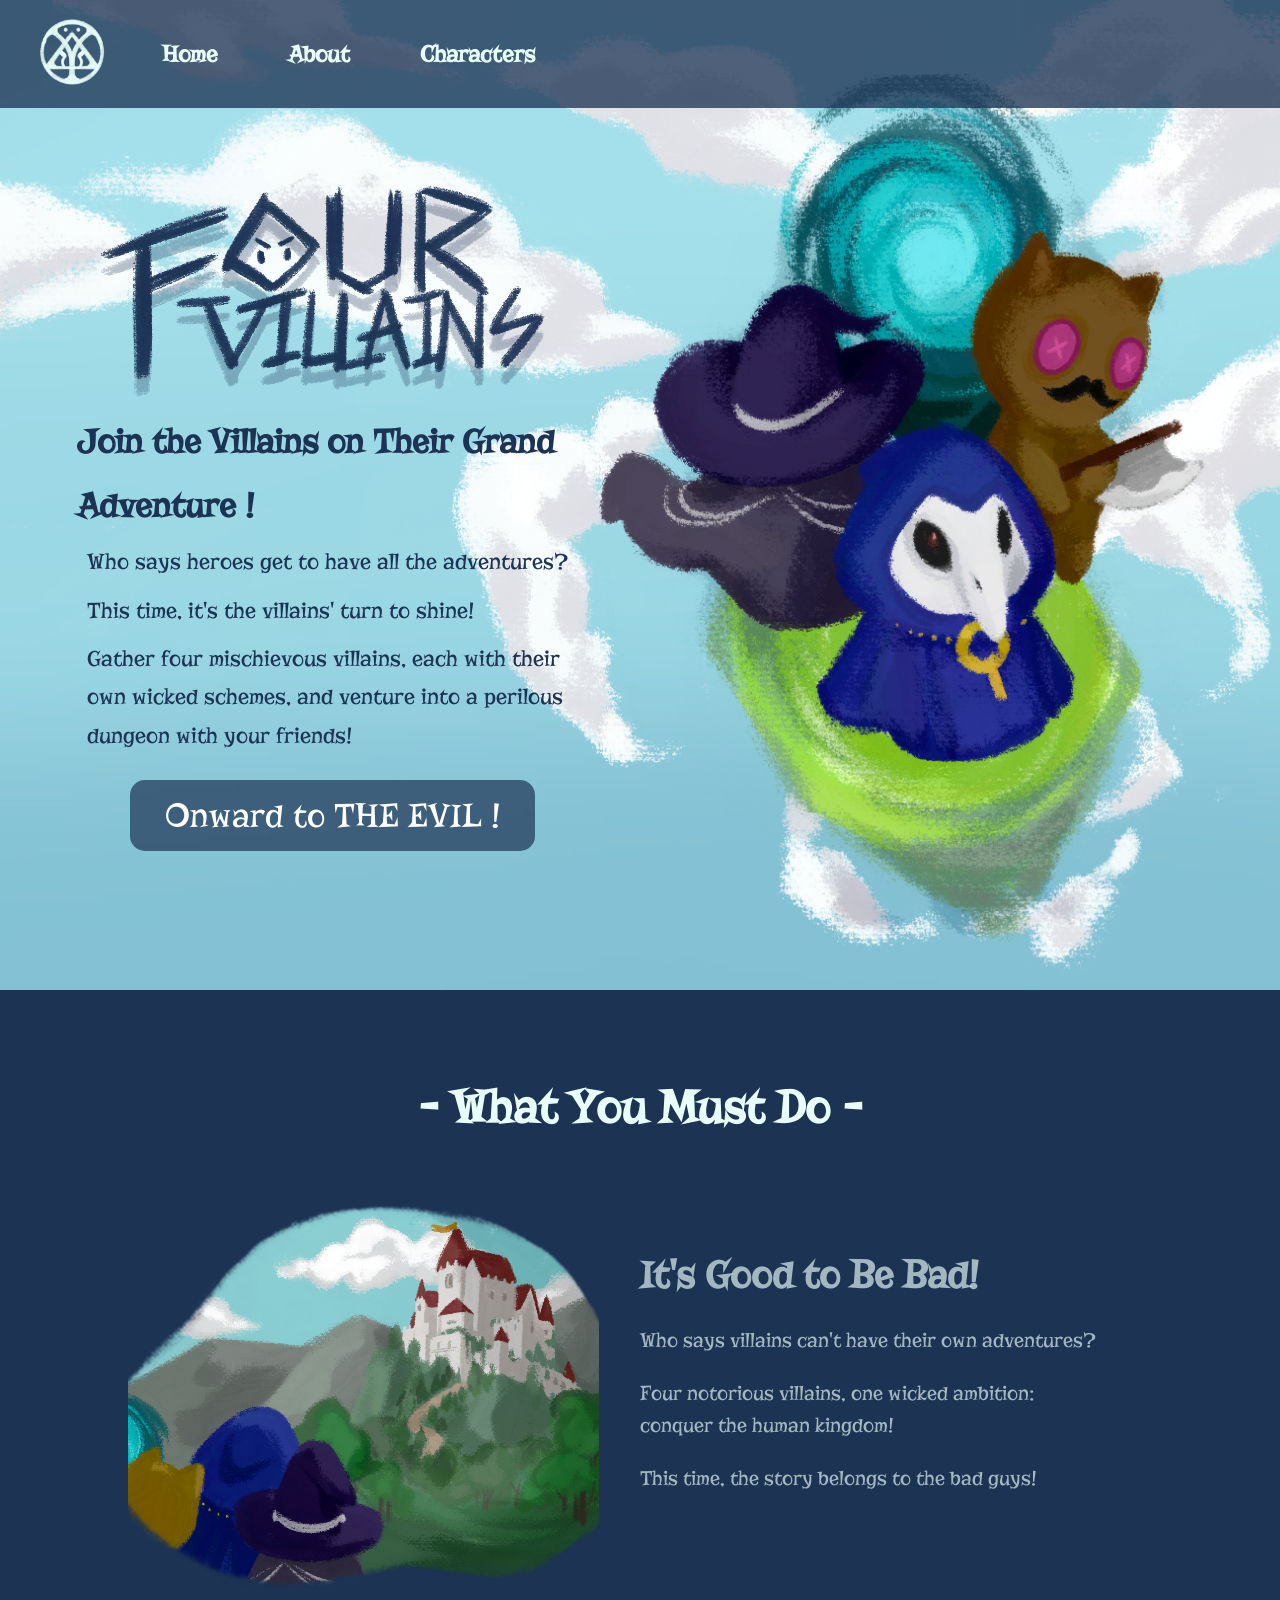
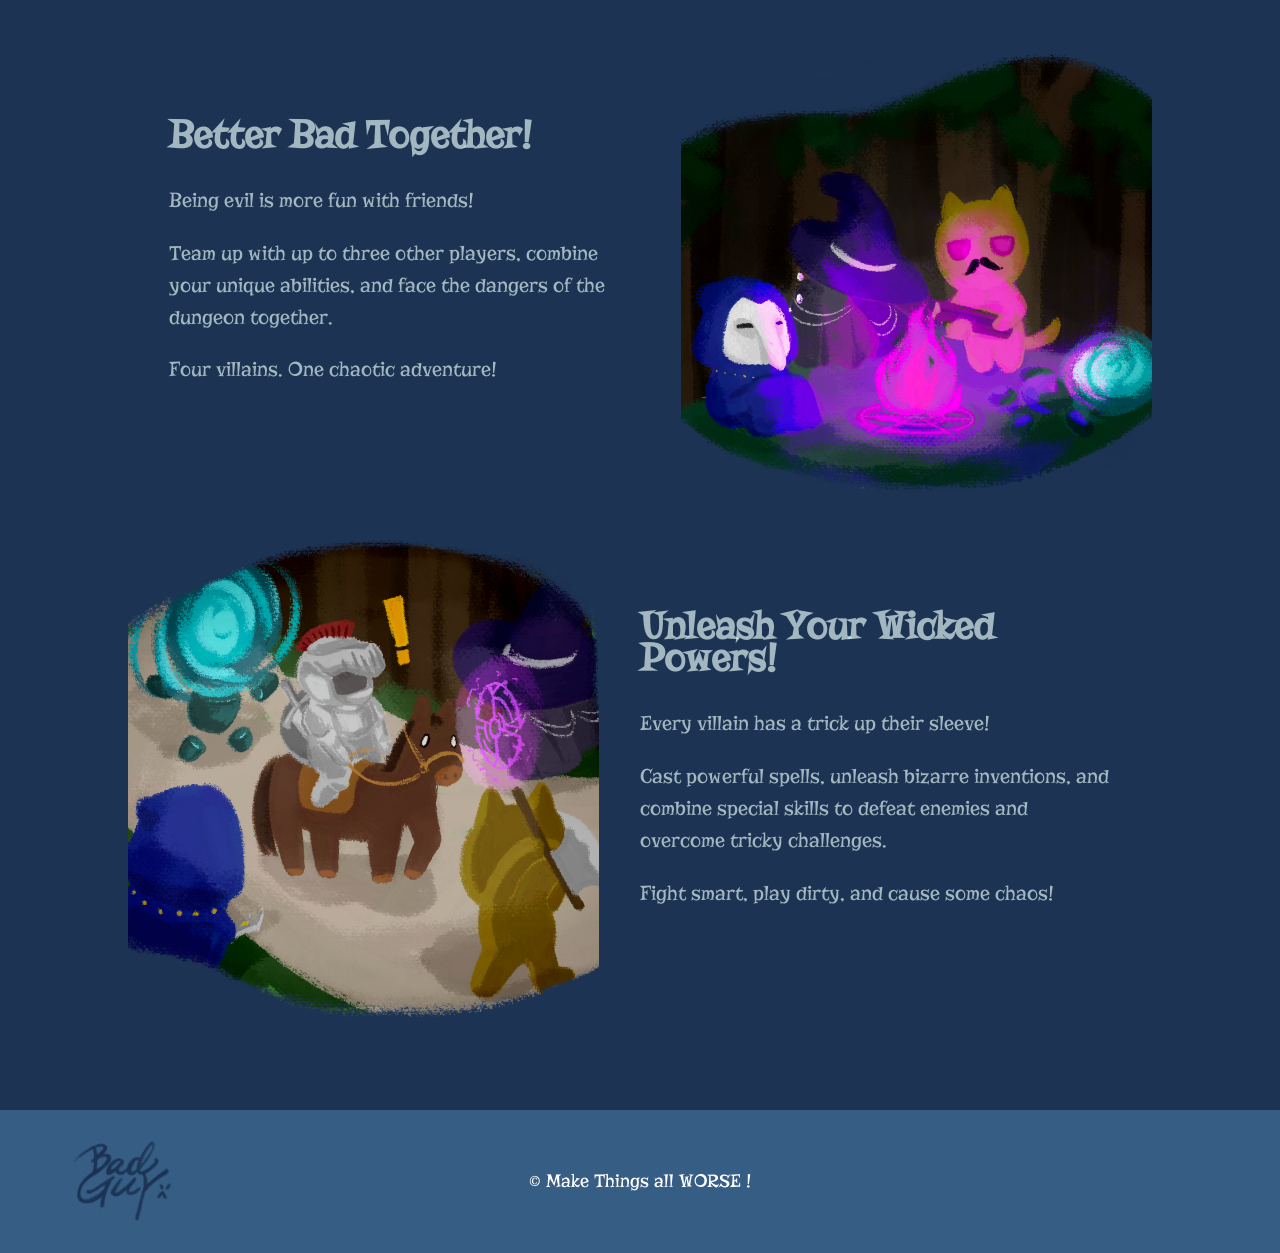
<file: index.html>
<!doctype html>
<html>

<head><!--設定頁面基本資訊+外部連結-->
<meta charset="utf-8">
<meta name="viewport" content="width=device-width, initial-scale=1.0">
<link href="css/期中.css" rel="stylesheet" type="text/css">
<title>期中作業</title>
</head>

<body><!--瀏覽器看得見的內容-->
<!--header-->
<header>
    <div class="menu">
        <!--logo-->
        <div class="logo">
            <a href="#">
            <img src="images/logo.png">
            </a>
        </div>
        <!--nav-->
        <nav>
            <a href="index.html">Home</a>
            <a href="p1.html">About</a>
            <a href="p2.html">Characters</a>
        </nav>
        
       
    </div>
</header>

<!--hero-->
<div class="hero">
    <img src="images/hero.png" class="hero-bg" alt="hero">
     
    <div class="hero-content">
        <img src="images/hero-title.png" class="hero-title" alt="Four Villains">
        <h2>Join the Villains on Their Grand Adventure !</h2>

        <p>Who says heroes get to have all the adventures?</p>
        <p>This time, it's the villains' turn to shine!</p>
        <p>Gather four mischievous villains, each with their own wicked schemes, and venture into a perilous dungeon with your friends!</p>
        
        <a href="p2.html" class="hero-btn">Onward to THE EVIL !</a>
    </div>
    
</div>



<!--description section-->
<section>
    <h1>- What You Must Do -</h1>
    
    <!--article-->
    
    <article>
        <div class="a_left">
            <img src="images/article1.png" />
        </div>
        <div class="a_right">
            <h2>It's Good to Be Bad!</h2>
            <p>Who says villains can't have their own adventures?</p>
            <p>Four notorious villains, one wicked ambition: conquer the human kingdom! </p>
            <p>This time, the story belongs to the bad guys!</p>
            <a href="p2.html" class="article-btn">Know about Story ></a>
        </div>
        
    
    </article>
   
	
    
    <article>
        <div class="a_left">
            <img src="images/article2.png" />
        </div>
        <div class="a_right">
            <h2>Better Bad Together!</h2>
            <p>Being evil is more fun with friends!</p>
            <p>Team up with up to three other players, combine your unique abilities, and face the dangers of the dungeon together.</p>
            <p>Four villains. One chaotic adventure!</p>
            <a href="p2.html" class="article-btn">Know about Multiplayer ></a>
        </div>
        
        
    </article>
   

    
    <article>
        <div class="a_left">
            <img src="images/article3.png" />
        </div>
        <div class="a_right">
            <h2>Unleash Your Wicked Powers!</h2>
            <p>Every villain has a trick up their sleeve!</p>
            <p>Cast powerful spells, unleash bizarre inventions, and combine special skills to defeat enemies and overcome tricky challenges.</p>
            <p>Fight smart, play dirty, and cause some chaos!</p>
            <a href="p2.html" class="article-btn">Know about Gameplay ></a>
        </div>
        
    </article>
   

</section>

<!--footer-->
<footer>
     <div class="footer-content">
        <div class="footer-logo">
            <img src="images/logo2.png" alt="Company Logo">
        </div>

        <div class="footer-text">
            <p>&copy; Make Things all WORSE !</p>
        </div>
    </div>
</footer>

</body>
</html>
</file>
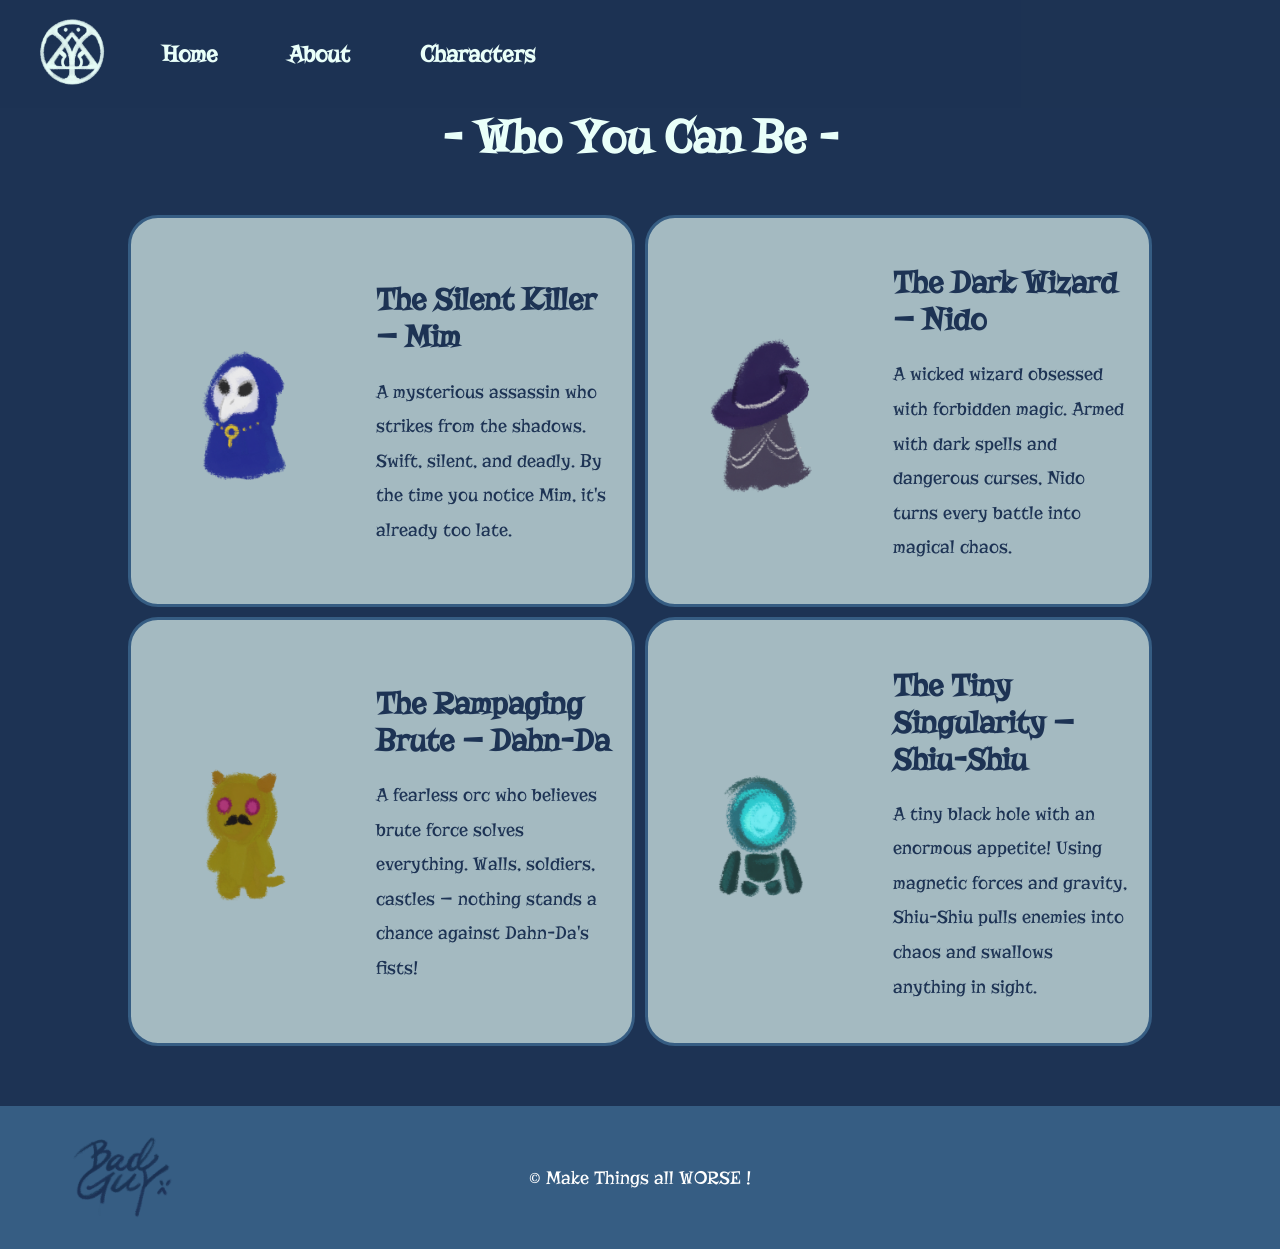
<file: p2.html>
<!doctype html>
<html>

<head><!--設定頁面基本資訊+外部連結-->
<meta charset="utf-8">
<meta name="viewport" content="width=device-width, initial-scale=1.0">
<link href="css/期中2.css" rel="stylesheet" type="text/css">
<title>期中作業</title>
</head>

<body><!--瀏覽器看得見的內容-->
<!--header-->
<header>
    <div class="menu">
        <!--logo-->
        <div class="logo">
            <a href="#">
            <img src="images/logo.png">
            </a>
        </div>
        <!--nav-->
        <nav>
            <a href="index.html">Home</a>
            <a href="p2.html">About</a>
            <a href="p2.html">Characters</a>
        </nav>
        
       
    </div>
</header>


<!--card section-->
<section>
    <h1>- Who You Can Be -</h1>
        <!--card-->
        <div class="card">
            <a href="#">
            <img src="images2/ch1.png">

            <div class="card-text">
                <h2>The Silent Killer — Mim</h2>
                <p>A mysterious assassin who strikes from the shadows. Swift, silent, and deadly. By the time you notice Mim, it's already too late.</p>
            </div>
            </a>
        </div>

        <div class="card">
            <a href="#">
            <img src="images2/ch2.png">
            
            <div class="card-text">
                <h2>The Dark Wizard — Nido</h2>
                <p>A wicked wizard obsessed with forbidden magic. Armed with dark spells and dangerous curses, Nido turns every battle into magical chaos.</p>
            </div>
            </a>
        </div> 

        <div class="card">
            <a href="#">
            <img src="images2/ch3.png">

            <div class="card-text">
                <h2>The Rampaging Brute — Dahn-Da</h2>
                <p>A fearless orc who believes brute force solves everything. Walls, soldiers, castles — nothing stands a chance against Dahn-Da's fists!</p>
            </div>
            </a>
        </div>

        <div class="card">
            <a href="#">
            <img src="images2/ch4.png">

            <div class="card-text">
                <h2>The Tiny Singularity — Shiu-Shiu</h2>
                <p>A tiny black hole with an enormous appetite! Using magnetic forces and gravity, Shiu-Shiu pulls enemies into chaos and swallows anything in sight.</p>
            </div>
            </a>
        </div>

</section>

<!--description section-->


<!--footer-->
<footer>
     <div class="footer-content">
        <div class="footer-logo">
            <img src="images/logo2.png" alt="Company Logo">
        </div>

        <div class="footer-text">
            <p>&copy; Make Things all WORSE !</p>
        </div>
    </div>
</footer>

</body>
</html>
</file>
<file: css/期中.css>
@import url('https://fonts.googleapis.com/css2?family=Risque&display=swap');
body{
    padding: 0;
    margin: 0;
    font-size: 1.2rem;
    color:#e9fff9;
    background: #1d3354;
    font-family: "Risque", serif;
}

::selection{
    background: #1d3354;
    color: rgba(255, 255, 255, 1);
}

a{
    text-decoration: none;
    color: #1d3354;
    display: inline-block;
}

a:hover{
    color: #e9fff9c0;
}

/*header*/
header{
    position: fixed;
    width: 100%;
    background: #1d3354c5;
    height: auto;
    z-index: 200000;
   
    display: flex;
}

/*menu*/
.menu{
    width: 95%;
    margin: 10px auto;

    display: flex;
    flex-direction: row;/*橫向排列*/
    align-items: center;/*垂直置中*/
    gap: 15px; 
    
    
    
}

/*logo*/
.logo{
    /*float: left;*/
    /*width: 120px;*/
    flex: 0 0 clamp(65px, 8vw, 80px);
    padding: 0 25px 0 0;
}

.logo img{
    display: block;/*讓圖片不會有空白間距*/
    width: 100%;
    height: auto;
    border-radius: 50%;
    /*background: #fdfdfd8c;*/
}

/*nav*/
nav{
    /*float: right;*/
    font-size: 1.5rem;
    flex: 1;
    min-width: 0;

    display: flex;
    justify-content: flex-start;/*平均分配*/
    align-items: center;
    gap: 50px;
    
    /*background: #fdfdfd8c;*/
    border-radius:  15px;
}

nav a{
    color: #e9fff9;
    padding: 30px 10px;
    font-weight: bold;/*粗體*/
    text-align: center;/*置中*/
    align-items: left;/*靠左對齊*/
}

nav a:hover{
    text-decoration: underline;
}

/*hero*/
.hero{
    position: relative;   
    width: 100%;
    height: 110vh;
    
}


.hero-bg{
    width: 100%;
    height: 110vh;
    object-fit:cover;/*讓圖片不變形*/
    object-position: center bottom;/*讓圖片置中*/
    display: block;
}

/*hero-content*/
.hero-content{
    position: absolute;
    top: 17%;
    left: 6%;
    
    width: 40%;
    display: flex;
    flex-direction: column;
    align-items: flex-start;/*靠左對齊*/

}

.hero-title{
    height: auto;
    width: 95%;
    display: block;
    flex: 1;
    
}

.hero-content h2{
    font-size: 35px;
    
    color: #1d3354;
    text-align: left;
    margin: auto;
    line-height: clamp(2rem, 5vw, 4rem);
}

.hero-content p{
    font-size: 23px;
    color: #1d3354;
    text-align: left;
    line-height: clamp(2rem, 3vw, 2.5rem);
    margin: 5px 10px;
    
}

/*hero-btn*/
.hero-btn{
    align-self: center;

    margin-top: 20px;
    padding: 15px 35px;

    background:  #1d3354b1;
    color: white;
    border-radius: 15px;

    font-size: 35px;
    text-align: center;

    transition: 0.3s;

    
}

.hero-btn:hover {
    background: #1d3354;
    color: white;
    transform: scale(1.1);

    
}

/*section*/
section{
    display: flex;
    flex-wrap: wrap;/*可以轉彎*/
    gap: 10px;/*間距*/
    /*clear: both;*/
    width: 80%;
    margin: auto;
    margin-top: 50px;
    margin-bottom: 60px;

    
}

section h1{
    flex: 0 0 100%;
    color:#e9fff9;
    text-align: center;
    font-size: 3rem;
}

section > article:nth-of-type(2n) {
    flex-direction: row-reverse;/*讓第二個 article 反向排列*/
}


/*article*/
article{
	flex:0 0 100%;
	margin:auto;
    margin-bottom: 30px;
    font-size: 1.3rem;
    
    box-sizing: border-box;/*讓 padding 與 border 不會影響寬度*/

    display:flex;

     
    
}


.a_left{
    /*position: relative;
	float:left;
	width:50%;
    height:100%;*/
    flex: 1;
}

.a_left img{
	/*float:left;*/
    width: 100%;
    height:100%;
	object-fit: cover;
    object-position: bottom;/*讓圖片置中*/
}

.a_right{
    flex: 1;
	/*float:left;
	width:50%;
    height:100%;*/
	padding: 4%;
	box-sizing:border-box;
	color:#e9fff9a6;
	text-align:left;
    line-height: 2rem;

    /*background:#e9fff9a6;*/
    border-radius: 15px;

    position: relative;  /*按鈕定位基準*/
    padding-bottom: 90px;/*給按鈕留空間*/

    transition: color 1s, background-color 1s;
	-webkit-transition: color 1s, background-color 1s; /*前綴詞*/

}

article:hover .a_right{
    background:#e9fff9a6;
    color: #1d3354;

    transition: color 1s, background-color 1s;
	-webkit-transition: color 1s, background-color 1s; /*前綴詞*/
}

.article-btn{
    position:absolute;
    right: 25px;
    bottom: 20px;

    padding: 12px 25px;
    background: #1d3354;
    color: #e9fff9;

    border-radius: 12px;
    font-size: 1.2rem;
    text-align: center;

    /*預設隱藏*/
    opacity: 0;
    visibility: hidden;
    transform: translateY(20px);

    /*浮現動畫*/
    transition: opacity 0.4s ease,transform 0.4s ease,visibility 0.4s ease,background 0.3s ease;
    -webkit-transition: opacity 0.4s ease,transform 0.4s ease,visibility 0.4s ease,background 0.3s ease; /*前綴詞*/
}

article:hover .article-btn{
    background: #365d83;
    color: white;
    opacity: 1;
    visibility: visible;

    transform: translateY(0);
}

article-btn:hover{
    background: #365d83;
    color: white;
    transform: translateY(-3px);
}

.a_right h2{
    font-size: 2.5rem;
}

/*footer*/
footer{
    width: 100%;
    background: #365d83;
    padding: 30px 0;
}

.footer-content{
    width: 90%;
    margin: auto;
    display: flex;
    align-items: center;
    position: relative;
}

/* 左側 Logo */
.footer-logo img{
    width: 120px;
    height: auto;
    display: block;
}

/* 右側文字 */
.footer-text{
    position: absolute;
    left: 50%;
    transform: translateX(-50%);

    color: white;
    font-size: 1.2rem;
    text-align: center;
}

.footer-text p{
    margin: 0;
}

/*for tablets*/
@media only screen and (max-width: 1200px) {
}

/*for mobile*/
@media only screen and (max-width: 768px) {

body{
font-size: 1.3rem;
}

/*header*/
header{
    width: 100%;
}

/*menu*/
.menu{
    width: 95%;
    margin: 10px auto;

    flex-direction: row;
    align-items: center;
    
    
}

/*logo*/
.logo{
    flex: 0 0 65px;
}

.logo img{
    width: 100%;
    height: auto;
}

/*nav*/
nav{
    flex: 1;
    min-width: 0;
    margin: 0;
    border-radius: 12px;
}

nav a{
    padding: 15px 4px;
    font-size: 14px;
}

/*hero*/
.hero{
    height: 100vh;
    min-height: 100vh;
    position: relative;
    overflow: hidden;
    display: flex;
}

.hero-bg{
    position: absolute;
    top: 0;
    left: 0;
    width: 100%;
    height: 100%;
    object-fit: cover;
    object-position: 75% center;
    
}

.hero-content {
    position: absolute;
    top: auto;
    bottom: 5%;
    left: 5%;

    width: 50%;
    margin: 0;
    padding: 10px 10px;
    box-sizing: border-box;

    display: flex;
    flex-direction: column;
    align-items: center;
    gap: 20px;

    
    border-radius: 20px;
    
}

.hero-title {
    width: 100%;
    height: auto;
    flex: none;
}

.hero-content h2 {
    display: none;
}

.hero-content p {
    display: none;
}

.hero-btn {
    display: inline-block;
    margin-top: 0;
    padding: 12px 25px;

    font-size: 25px;
    text-align: center;

    color: #1d3354;
    background: #e9fff9c0;
}

/*section*/
section{
    margin-top: 10px;
}

section h1{
    margin-bottom: 20px;
    font-size: 2.1rem;
}


/*article*/
article{
	flex-direction: column;
}

section > article:nth-of-type(2n) {
    flex-direction: column;
}


.a_right{
    display: flex;
    flex-direction: column;
    padding: 6%;
    font-size: 1rem;
    padding-bottom: 20px;
}

.a_right p {
    font-size: 0.95rem;
    line-height: 1.6;
    margin: 8px 0;
}

.article-btn{
    opacity: 1;
    visibility: visible;
    transform: none;

    position: static;
    align-self: flex-end;

    margin-top: 20px;

    padding: 10px 18px;
    font-size: 1rem;
}

.a_right h2{
    font-size: 1.8rem;
    line-height: 1.3;
}


/*footer*/
footer{
    display: flex;
    padding: 20px 0;
}

.footer-content {
    width: 95%;
    gap: 15px;
}

.footer-logo img {
    width: 70px;
}

.footer-text {
    font-size: 0.9rem;
    align-items: center;
}


}
</file>
<file: css/期中2.css>
@import url('https://fonts.googleapis.com/css2?family=Risque&display=swap');


body{
    padding: 0;
    margin: 0;
    font-size: 1.2rem;
    color:#e9fff9;
    background: #1d3354;
    font-family: "Risque", serif;
}

::selection{
    background: #1d3354;
    color: rgba(255, 255, 255, 1);
}

a{
    text-decoration: none;
    color: #1d3354;
    display: inline-block;
}

a:hover{
    color: #e9fff9c0;
}

/*header*/
header{
    position: fixed;
    top: 0;
    width: 100%;
    background: #1d3354c5;
    height: auto;
    z-index: 200000;
   
    display: flex;
}

/*menu*/
.menu{
    width: 95%;
    margin: 10px auto;

    display: flex;
    flex-direction: row;/*橫向排列*/
    align-items: center;/*垂直置中*/
    gap: 15px; 
    
    
    
}

/*logo*/
.logo{
    /*float: left;*/
    /*width: 120px;*/
    flex: 0 0 clamp(65px, 8vw, 80px);
    padding: 0 25px 0 0;
}

.logo img{
    display: block;/*讓圖片不會有空白間距*/
    width: 100%;
    height: auto;
    border-radius: 50%;
    /*background: #fdfdfd8c;*/
}

/*nav*/
nav{
    /*float: right;*/
    font-size: 1.5rem;
    flex: 1;
    min-width: 0;

    display: flex;
    justify-content: flex-start;/*平均分配*/
    align-items: center;
    gap: 50px;
    
    /*background: #fdfdfd8c;*/
    border-radius:  15px;
}

nav a{
    color: #e9fff9;
    padding: 30px 10px;
    font-weight: bold;/*粗體*/
    text-align: center;/*置中*/
    align-items: left;/*靠左對齊*/
}

nav a:hover{
    text-decoration: underline;
}

/*section*/
section{
    display: flex;
    flex-wrap: wrap;/*可以轉彎*/
    gap: 10px;/*間距*/
    /*clear: both;*/
    width: 80%;
    margin: auto;
    margin-top: 70px;
    margin-bottom: 60px;

    
}

section h1{
    flex: 0 0 100%;
    color:#e9fff9;
    text-align: center;
    font-size: 3rem;
}

/*card*/
.card{
    flex: 0 0 calc((100% - 10px) / 2);/*一排兩格*/
    box-sizing: border-box;

    background: #e9fff9a9;
    border: 3px solid #365d83;
    border-radius: 30px;
    overflow: hidden;

    transition: transform 0.3s ease, box-shadow 0.3s ease;
    -webkit-transition: transform 0.3s ease, box-shadow 0.3s ease;
}

.card:hover{
    transform: translateY(-8px);
    box-shadow: 0 10px 25px rgba(0,0,0,0.3);
}

/*卡片內部：左圖右文*/
.card a{
    display: flex;
    align-items: center;
    width: 100%;
    height: 100%;
}

/*角色圖片*/
.card img{
    width: 45%;
    height: auto;
    object-fit: contain;
}

/*角色介紹*/
.card-text{
    flex: 1;
    padding: 20px;
    box-sizing: border-box;
    color: #1d3354;
}

.card-text h2{
    font-size: 2rem;
    margin-bottom: 15px;
}

.card-text p{
    font-size: 1.2rem;
    line-height: 1.8;
}

/*footer*/
footer{
    width: 100%;
    background: #365d83;
    padding: 30px 0;
}

.footer-content{
    width: 90%;
    margin: auto;
    display: flex;
    align-items: center;
    position: relative;
}

/* 左側 Logo */
.footer-logo img{
    width: 120px;
    height: auto;
    display: block;
}

/* 右側文字 */
.footer-text{
    position: absolute;
    left: 50%;
    transform: translateX(-50%);

    color: white;
    font-size: 1.2rem;
    text-align: center;
}

.footer-text p{
    margin: 0;
}



/*for mobile*/
@media only screen and (max-width: 768px){

body{
font-size: 1.3rem;
}

/*header*/
header{
    width: 100%;
}

/*menu*/
.menu{
    width: 95%;
    margin: 10px auto;

    flex-direction: row;
    align-items: center;
    
    
}

/*logo*/
.logo{
    flex: 0 0 65px;
}

.logo img{
    width: 100%;
    height: auto;
}

/*nav*/
nav{
    flex: 1;
    min-width: 0;
    margin: 0;
    border-radius: 12px;
}

nav a{
    padding: 15px 4px;
    font-size: 14px;
}


/*section*/
section{
    width: 90%;
    padding: 20px 0;
}

section h1{
    font-size: 2.1rem;
}

/*card*/
.card{
    flex: 0 0 100%;
}


.card a{
    flex-direction: column;
    align-items: center;
}


.card img{
    width: 80%;
    height: auto;
    object-fit: contain;
}

/*text*/
.card-text{
    width: 100%;
    padding: 20px;
    text-align: center;
}

.card-text h2{
    font-size: 1.8rem;
}

.card-text p{
    font-size: 1rem;
    line-height: 1.6;
 }

 /*footer*/
footer{
    display: flex;
    padding: 20px 0;
}

.footer-content {
    width: 95%;
    gap: 15px;
}

.footer-logo img {
    width: 70px;
}

.footer-text {
    font-size: 0.9rem;
    align-items: center;
}


}
</file>
